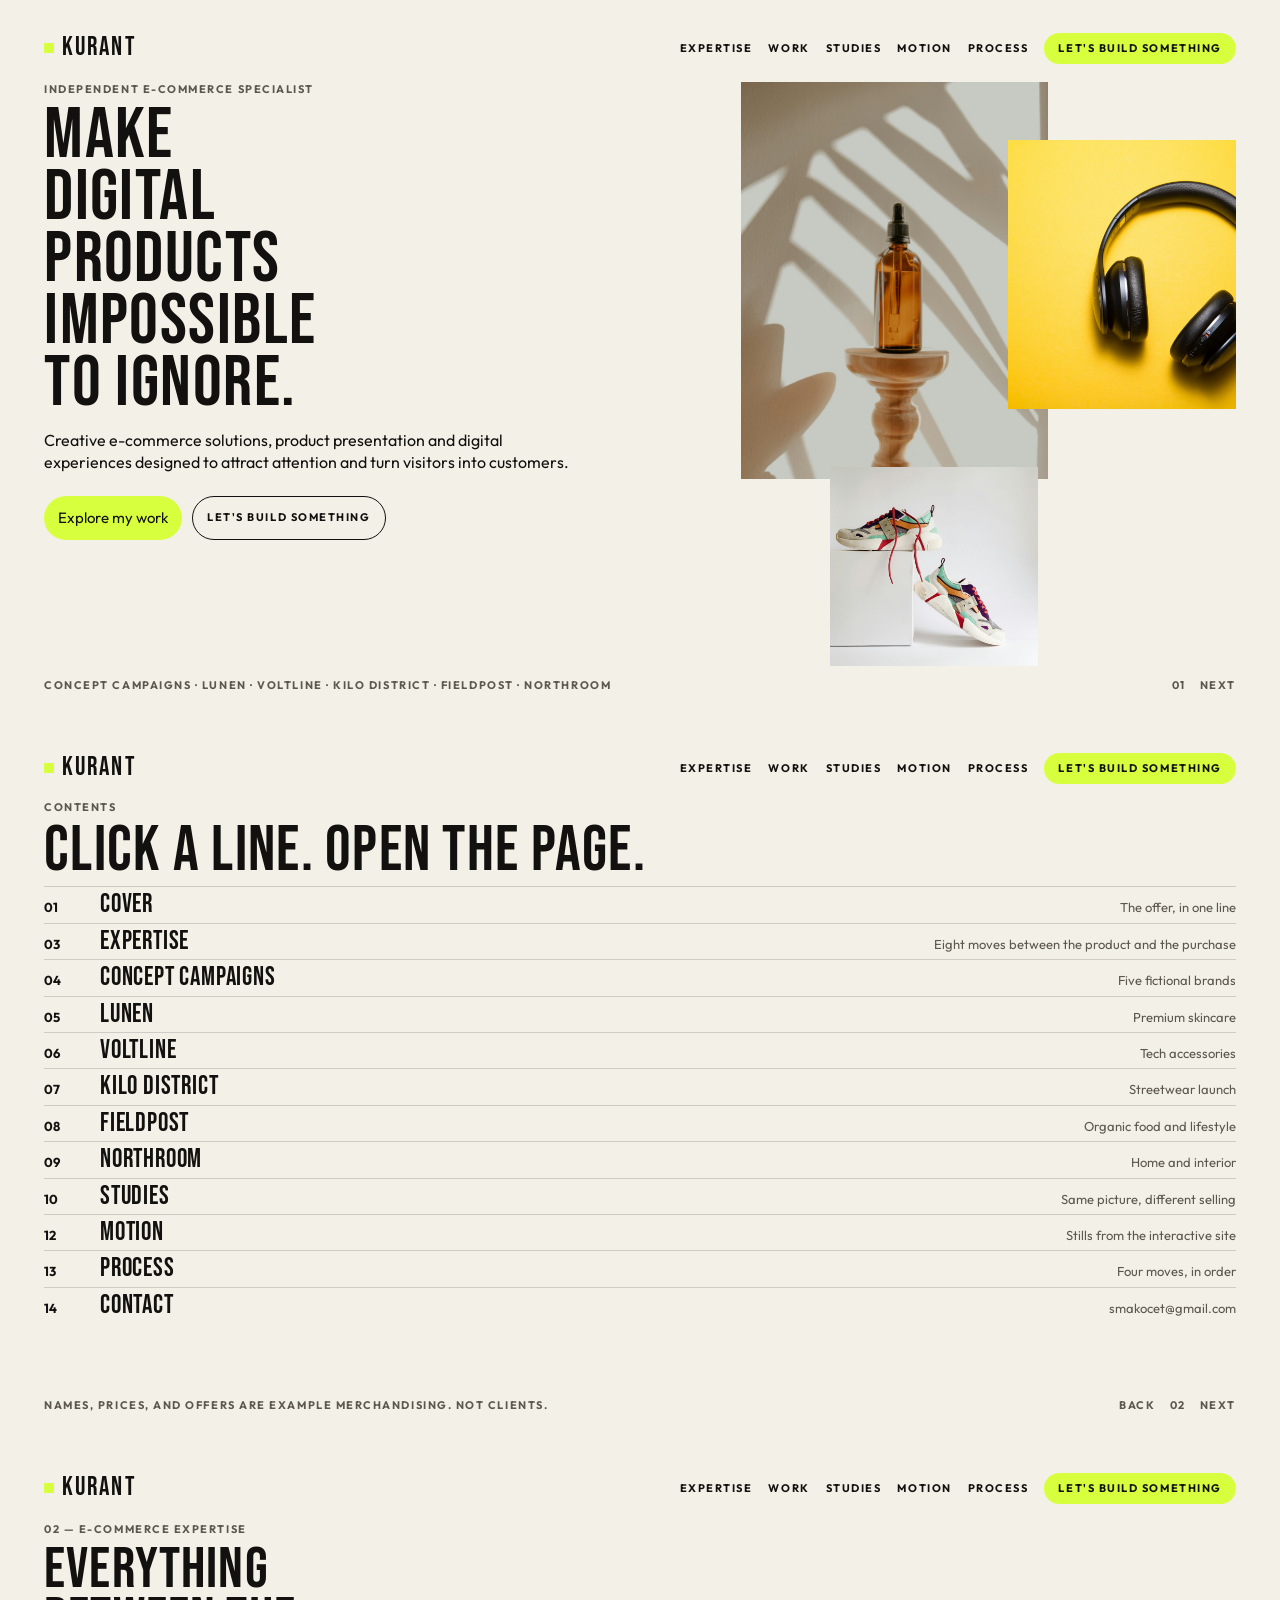
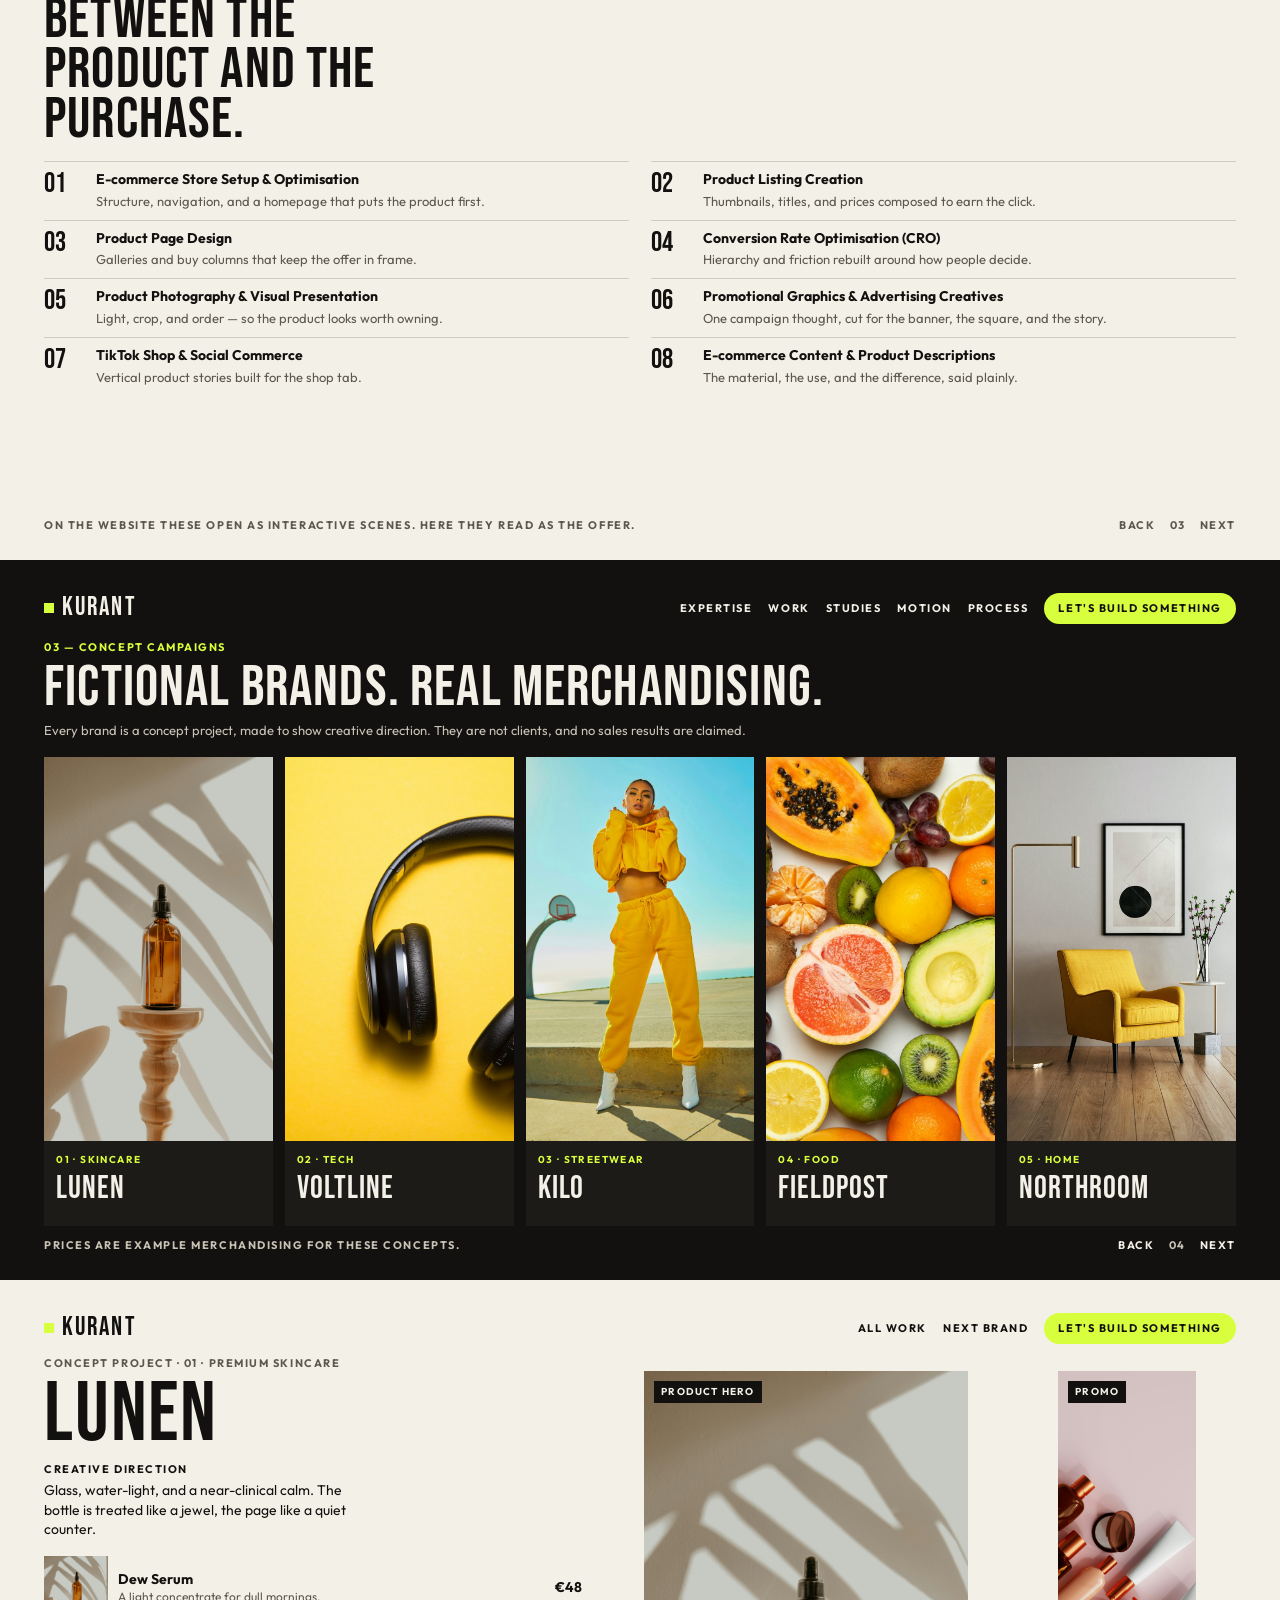
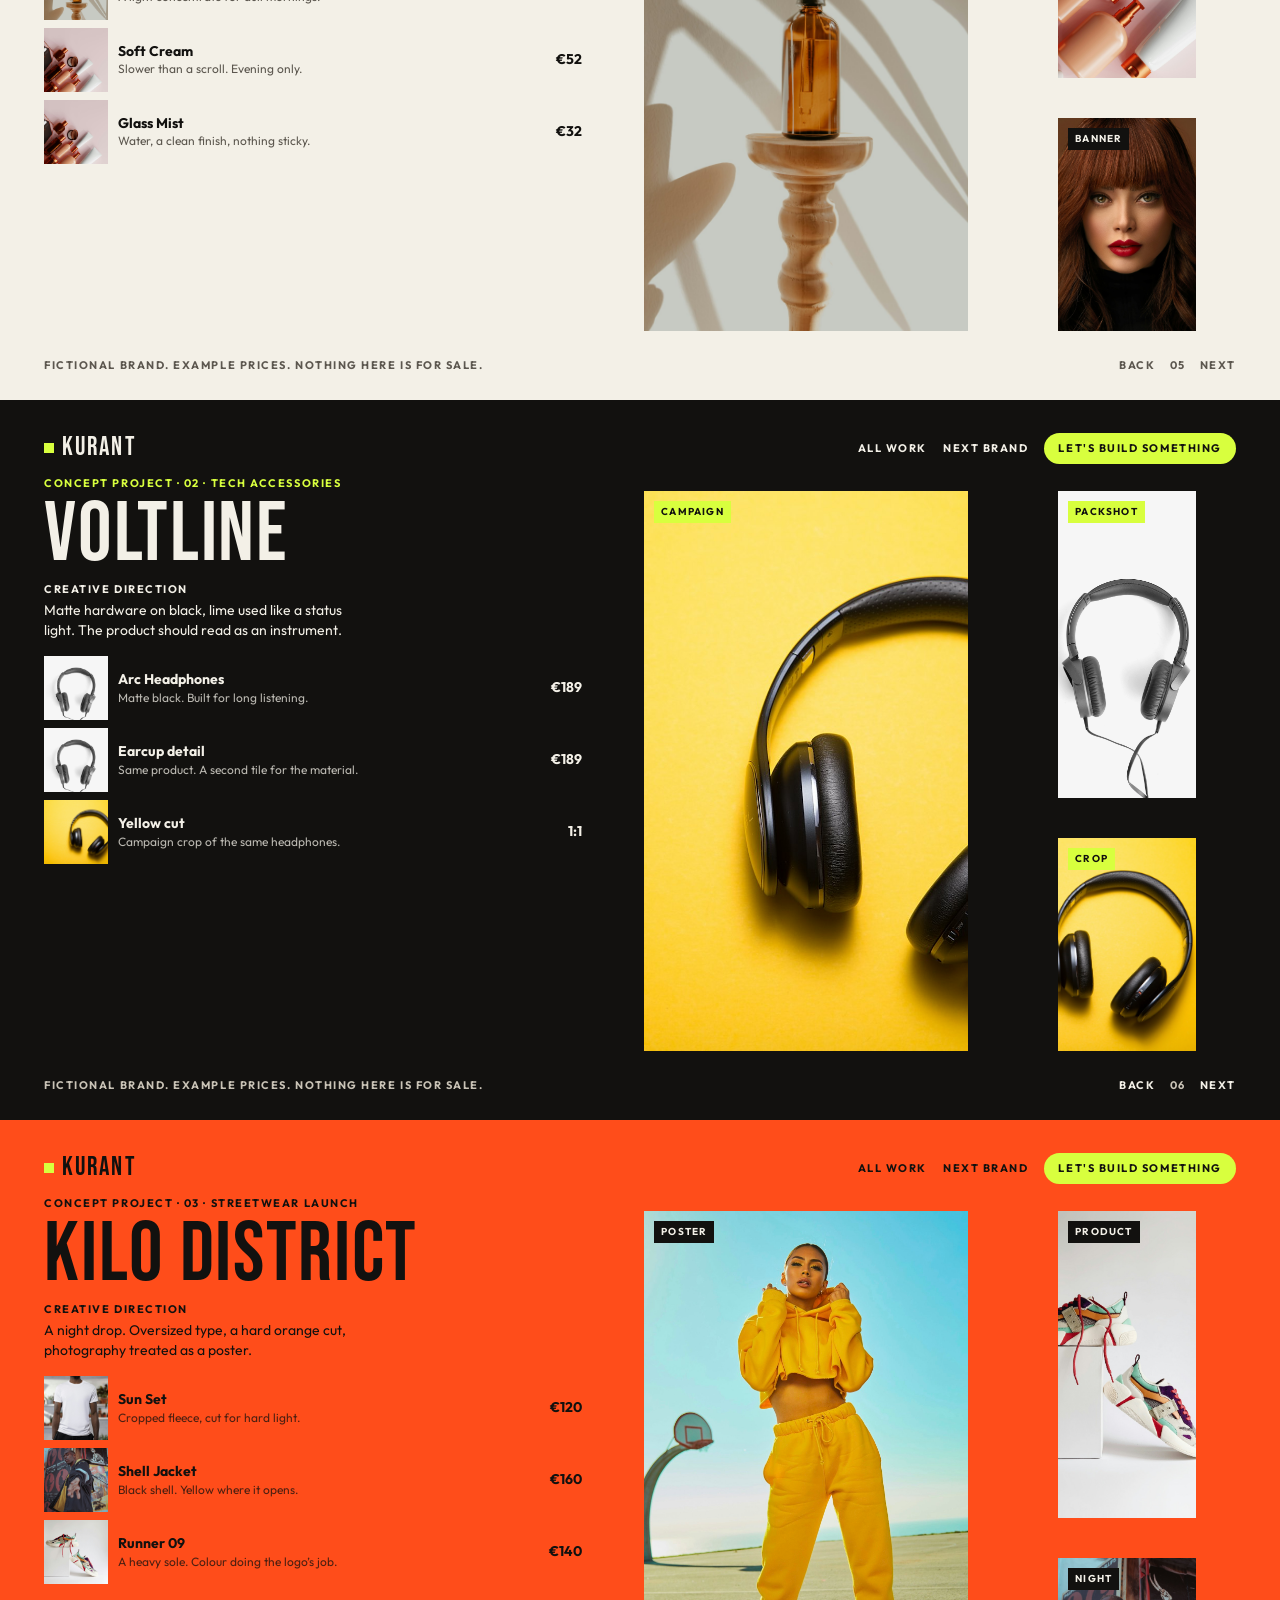
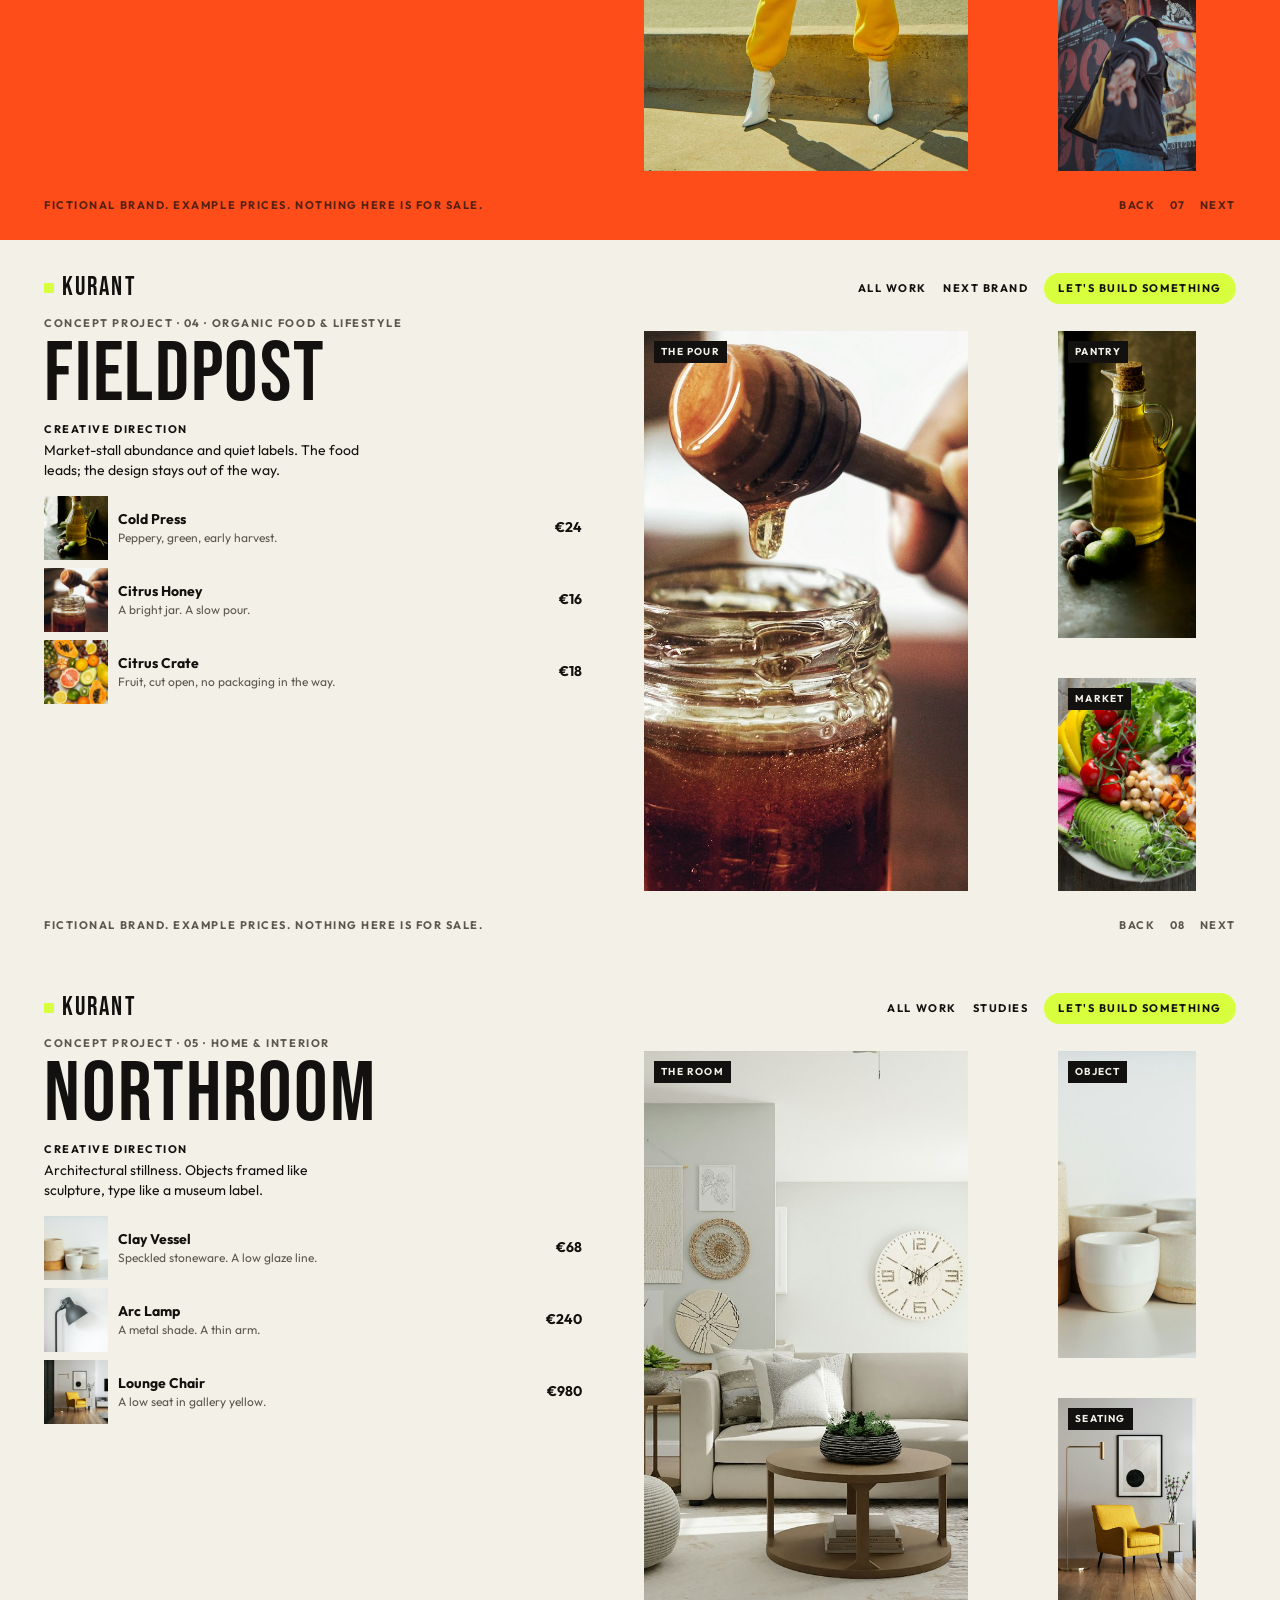
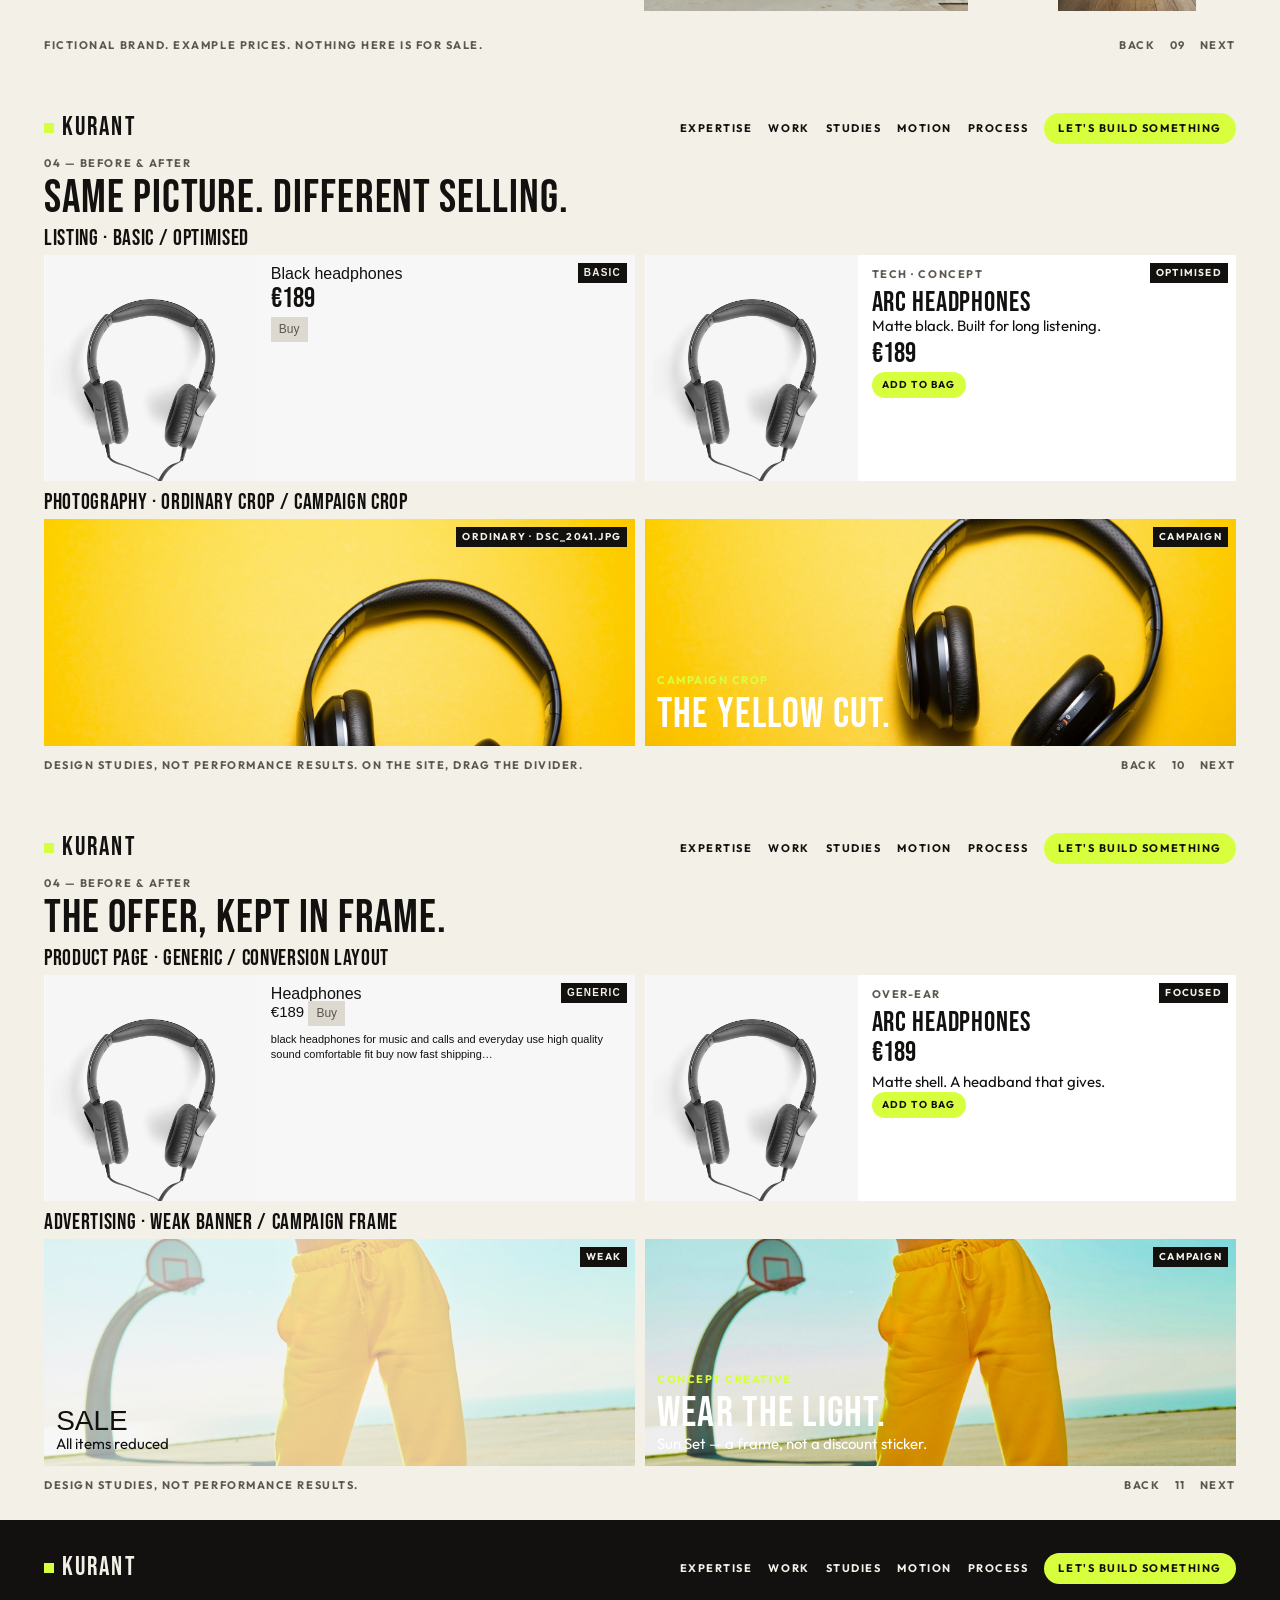
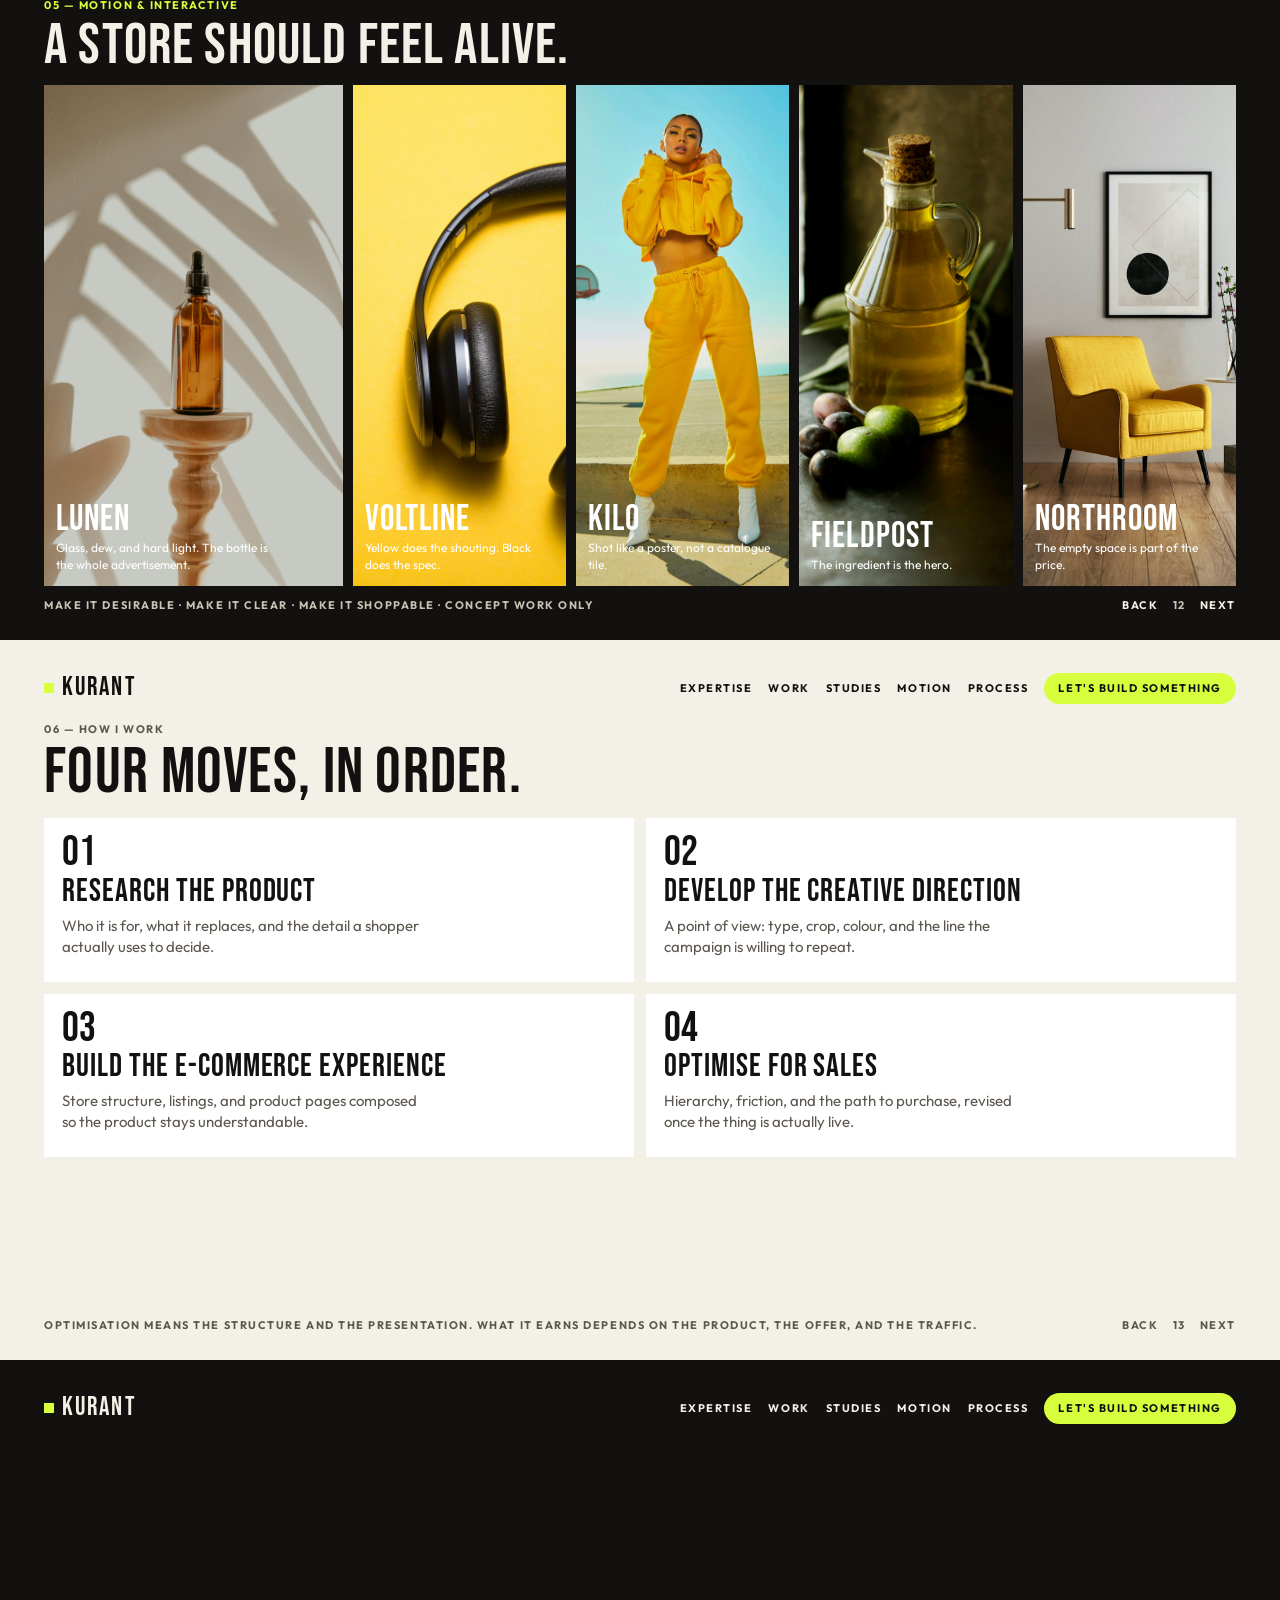
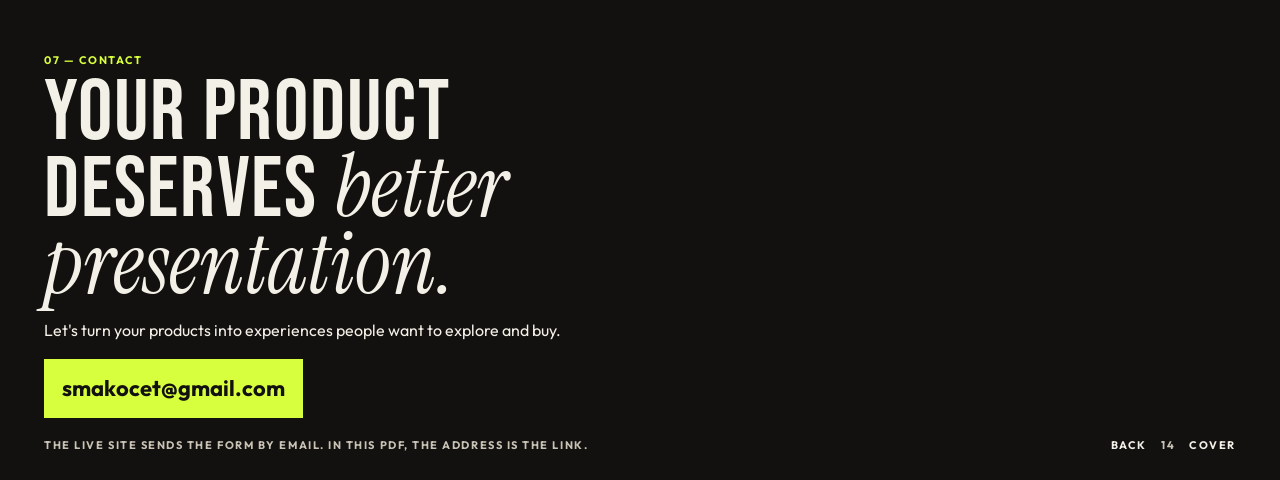
<file: pdf/deck.html>
<!DOCTYPE html>
<html lang="en">
<head>
  <meta charset="utf-8">
  <title>KURANT — Make digital products impossible to ignore</title>
  <link rel="preconnect" href="https://fonts.googleapis.com">
  <link rel="preconnect" href="https://fonts.gstatic.com" crossorigin>
  <link href="https://fonts.googleapis.com/css2?family=Bebas+Neue&family=Instrument+Serif:ital@0;1&family=Outfit:wght@400;500;600;700&display=swap" rel="stylesheet">
  <style>
    :root {
      --ink: #12110f;
      --paper: #f3f0e7;
      --lime: #d8ff3e;
      --orange: #ff4d1a;
      --muted: #5c574f;
    }
    @page { size: 13.333in 7.5in; margin: 0; }
    * { box-sizing: border-box; }
    html, body { margin: 0; padding: 0; background: #000; }
    body {
      color: var(--ink);
      font-family: Outfit, "Segoe UI", sans-serif;
      font-size: 15px;
      line-height: 1.4;
      -webkit-print-color-adjust: exact;
      print-color-adjust: exact;
    }
    img { display: block; width: 100%; height: 100%; object-fit: cover; }
    a { color: inherit; text-decoration: none; }
    h1, h2, h3 { margin: 0; font-weight: 400; }
    p { margin: 0; }
    .display, h1, h2 {
      font-family: "Bebas Neue", "Arial Narrow", Impact, sans-serif;
      letter-spacing: 0.02em;
      line-height: 0.86;
      text-transform: uppercase;
    }
    em {
      font-family: "Instrument Serif", Georgia, serif;
      font-style: italic;
      font-weight: 400;
      text-transform: none;
      letter-spacing: 0;
    }
    .sheet {
      width: 13.333in;
      height: 7.5in;
      overflow: hidden;
      position: relative;
      background: var(--paper);
      padding: 0.34in 0.46in 0.28in;
      display: flex;
      flex-direction: column;
      break-after: page;
      page-break-after: always;
    }
    .sheet:last-child { break-after: auto; page-break-after: auto; }
    .sheet--ink { background: var(--ink); color: var(--paper); }
    .sheet--orange { background: var(--orange); color: var(--ink); }
    .bar, .foot { display: flex; align-items: center; justify-content: space-between; gap: 16px; }
    .logo { font-family: "Bebas Neue", Impact, sans-serif; font-size: 26px; letter-spacing: 0.08em; line-height: 1; }
    .logo i { display: inline-block; width: 10px; height: 10px; background: var(--lime); margin-right: 8px; vertical-align: 2px; }
    .bar nav { display: flex; align-items: center; gap: 16px; }
    .bar nav a, .pager a, .kicker, .foot, .pill {
      font-size: 11px;
      font-weight: 700;
      letter-spacing: 0.14em;
      text-transform: uppercase;
    }
    .cta {
      background: var(--lime);
      color: var(--ink);
      border-radius: 999px;
      padding: 8px 14px;
    }
    .kicker { color: var(--muted); display: block; margin-bottom: 8px; }
    .sheet--ink .kicker { color: var(--lime); }
    .sheet--orange .kicker { color: var(--ink); }
    .foot { margin-top: auto; padding-top: 12px; color: var(--muted); }
    .sheet--ink .foot { color: #c9c3b6; }
    .sheet--orange .foot { color: rgba(18, 17, 15, 0.72); }
    .pager { display: flex; align-items: center; gap: 14px; color: inherit; }
    .pager b { font-weight: 700; }
    .sheet--ink .pager a { color: var(--paper); }
    .lede { max-width: 34rem; font-size: 16px; margin-top: 14px; }
    .note { color: var(--muted); font-size: 13px; max-width: 46rem; }
    .sheet--ink .note { color: #c9c3b6; }

    .cover { display: grid; grid-template-columns: 1.15fr 0.85fr; gap: 28px; flex: 1; min-height: 0; margin-top: 18px; }
    .cover { min-height: 0; }
    .cover h1 { font-size: 72px; max-width: 9ch; }
    .actions { display: flex; gap: 10px; margin-top: 22px; }
    .actions a { min-height: 44px; display: inline-flex; align-items: center; }
    .ghost { border: 1px solid var(--ink); border-radius: 999px; padding: 8px 14px; font-size: 11px; font-weight: 700; letter-spacing: 0.14em; text-transform: uppercase; }
    .collage { position: relative; min-height: 0; }
    .collage img { position: absolute; object-fit: cover; }
    .collage .a { left: 0; top: 0; width: 62%; height: 68%; }
    .collage .b { right: 0; top: 10%; width: 46%; height: 46%; }
    .collage .c { left: 18%; bottom: 0; width: 42%; height: 34%; }
    .chip { position: absolute; left: 10px; bottom: 10px; background: var(--lime); color: var(--ink); font-size: 10px; font-weight: 700; letter-spacing: 0.14em; text-transform: uppercase; padding: 4px 7px; }

    .index { margin-top: 8px; display: flex; flex-direction: column; gap: 0; flex: 1; }
    .index a {
      display: grid;
      grid-template-columns: 42px 1fr auto;
      gap: 14px;
      align-items: baseline;
      padding: 6px 0;
      border-top: 1px solid rgba(18, 17, 15, 0.16);
    }
    .index a strong { font-family: "Bebas Neue", Impact, sans-serif; font-size: 26px; font-weight: 400; letter-spacing: 0.03em; line-height: 0.9; }
    .index a b { font-family: Outfit, "Segoe UI", sans-serif; font-style: normal; font-weight: 700; font-size: 13px; }
    .index a span { color: var(--muted); font-size: 13px; }
    .index a em { font-size: 13px; }

    .services { display: grid; grid-template-columns: 1fr 1fr; gap: 10px 22px; margin-top: 16px; }
    .services article { display: grid; grid-template-columns: 42px 1fr; gap: 10px; padding-top: 8px; border-top: 1px solid rgba(18, 17, 15, 0.16); }
    .services b { display: block; font-size: 14px; }
    .services p { color: var(--muted); font-size: 13px; margin-top: 2px; }
    .services .no { font-family: "Bebas Neue", Impact, sans-serif; font-size: 28px; line-height: 1; }

    .brands { display: grid; grid-template-columns: repeat(5, 1fr); gap: 12px; margin-top: 18px; flex: 1; min-height: 0; }
    .brands a { display: flex; flex-direction: column; min-height: 0; color: var(--paper); background: #1c1b17; }
    .brands .pic { flex: 1; min-height: 0; position: relative; }
    .brands figcaption { padding: 12px 12px 14px; }
    .brands small { display: block; letter-spacing: 0.14em; text-transform: uppercase; font-size: 10px; font-weight: 700; color: var(--lime); }
    .brands strong { font-family: "Bebas Neue", Impact, sans-serif; font-size: 32px; font-weight: 400; letter-spacing: 0.03em; }

    .case { display: grid; grid-template-columns: 0.92fr 1.08fr; gap: 22px; flex: 1; min-height: 0; margin-top: 12px; }
    .case h2 { font-size: 84px; }
    .direction { margin-top: 10px; max-width: 36ch; font-size: 14px; }
    .direction span { display: block; font-size: 11px; font-weight: 700; letter-spacing: 0.14em; text-transform: uppercase; margin-bottom: 4px; }
    .skus { margin-top: 16px; display: flex; flex-direction: column; gap: 8px; }
    .sku { display: grid; grid-template-columns: 64px 1fr auto; gap: 10px; align-items: center; }
    .sku img { width: 64px; height: 64px; }
    .sku b { display: block; font-size: 14px; }
    .sku p { font-size: 12px; color: var(--muted); }
    .sheet--ink .sku p, .sheet--orange .sku p { color: inherit; opacity: 0.75; }
    .sku em { font-family: Outfit, "Segoe UI", sans-serif; font-style: normal; font-weight: 700; font-size: 14px; }
    .frames { display: grid; grid-template-columns: 1.3fr 0.7fr; grid-template-rows: 1fr 0.72fr; gap: 10px; min-height: 0; }
    .frames .hero { grid-row: 1 / span 2; position: relative; }
    .frames figure { position: relative; overflow: hidden; min-height: 0; }
    .tag { position: absolute; left: 10px; top: 10px; background: var(--ink); color: var(--paper); font-size: 10px; font-weight: 700; letter-spacing: 0.12em; text-transform: uppercase; padding: 4px 7px; }
    .sheet--ink .tag { background: var(--lime); color: var(--ink); }
    .sheet--orange .tag { background: var(--ink); color: var(--paper); }

    .studies { display: grid; grid-template-rows: 1fr 1fr; gap: 12px; margin-top: 10px; flex: 1; min-height: 0; }
    .study { min-height: 0; display: flex; flex-direction: column; overflow: hidden; }
    .study h3 { font-family: "Bebas Neue", Impact, sans-serif; font-size: 22px; letter-spacing: 0.03em; text-transform: uppercase; line-height: 0.9; }
    .pair { display: grid; grid-template-columns: 1fr 1fr; gap: 10px; margin-top: 6px; flex: 1; min-height: 0; }
    .panel { position: relative; overflow: hidden; background: #fff; color: var(--ink); display: grid; grid-template-columns: 0.72fr 1.28fr; min-height: 0; }
    .panel.photo, .panel.ad { grid-template-columns: 1fr; }
    .panel > img { min-height: 0; height: 100%; }
    .panel .copy { padding: 12px 14px; }
    .panel h3 { font-size: 28px; }
    .price { font-family: "Bebas Neue", Impact, sans-serif; font-size: 28px; line-height: 1; margin: 4px 0; }
    .limebtn { display: inline-block; background: var(--lime); color: var(--ink); border-radius: 999px; padding: 6px 10px; font-size: 10px; font-weight: 700; letter-spacing: 0.12em; text-transform: uppercase; }
    .dull { display: inline-block; background: #ded9d0; color: #5c574f; padding: 4px 8px; font-family: Arial, sans-serif; font-size: 12px; letter-spacing: 0; text-transform: none; }
    .basic { background: #f7f7f7; font-family: Arial, sans-serif; }
    .basic h3 { font-family: Arial, sans-serif; font-size: 16px; text-transform: none; letter-spacing: 0; }
    .side { position: absolute; right: 8px; top: 8px; background: var(--ink); color: var(--paper); font-size: 10px; font-weight: 700; letter-spacing: 0.12em; text-transform: uppercase; padding: 3px 6px; }
    .caption { position: absolute; left: 12px; bottom: 12px; color: white; }
    .caption h3 { font-size: 42px; }

    .tiles { display: grid; grid-template-columns: 1.4fr repeat(4, 1fr); gap: 10px; flex: 1; min-height: 0; margin-top: 14px; }
    .tiles a { position: relative; overflow: hidden; color: white; min-height: 0; }
    .tiles span { position: absolute; left: 12px; right: 12px; bottom: 12px; }
    .tiles strong { font-family: "Bebas Neue", Impact, sans-serif; font-size: 36px; font-weight: 400; letter-spacing: 0.03em; display: block; line-height: 0.9; }
    .tiles small { display: block; margin-top: 4px; font-size: 12px; max-width: 28ch; }

    .steps { display: grid; grid-template-columns: 1fr 1fr; gap: 12px; margin-top: 18px; }
    .steps article { background: #fff; padding: 18px 18px 20px; min-height: 1.7in; }
    .steps .no { font-family: "Bebas Neue", Impact, sans-serif; font-size: 42px; line-height: 0.8; display: block; }
    .steps h3 { font-family: "Bebas Neue", Impact, sans-serif; font-size: 32px; letter-spacing: 0.03em; text-transform: uppercase; margin: 8px 0; line-height: 0.9; }
    .steps p { max-width: 36ch; color: var(--muted); }

    .contact { display: flex; flex-direction: column; justify-content: flex-end; flex: 1; margin-top: 18px; padding-bottom: 8px; }
    .contact h2 { font-size: 86px; max-width: 14ch; }
    .mail {
      display: inline-block;
      margin-top: 18px;
      background: var(--lime);
      color: var(--ink);
      font-size: 22px;
      font-weight: 700;
      padding: 14px 18px;
    }
    .fields { display: grid; grid-template-columns: 1fr 1fr; gap: 10px; }
    .fields label { display: block; font-size: 11px; font-weight: 700; letter-spacing: 0.12em; text-transform: uppercase; }
    .fields .full { grid-column: 1 / -1; }
    .fake {
      margin-top: 6px;
      border: 1px solid rgba(243, 240, 231, 0.35);
      min-height: 42px;
      color: #c9c3b6;
      font-weight: 400;
      letter-spacing: 0;
      text-transform: none;
      font-size: 14px;
      padding: 10px 12px;
    }
    .fake.tall { min-height: 72px; }
  </style>
</head>
<body>
  <section class="sheet" id="cover">
    <header class="bar">
      <a class="logo" href="#cover"><i></i>Kurant</a>
      <nav>
        <a href="#expertise">Expertise</a>
        <a href="#work">Work</a>
        <a href="#studies">Studies</a>
        <a href="#motion">Motion</a>
        <a href="#process">Process</a>
        <a class="cta" href="#contact">Let's build something</a>
      </nav>
    </header>
    <div class="cover">
      <div>
        <p class="kicker">Independent e-commerce specialist</p>
        <h1>Make digital products impossible to ignore.</h1>
        <p class="lede">Creative e-commerce solutions, product presentation and digital experiences designed to attract attention and turn visitors into customers.</p>
        <div class="actions">
          <a class="cta" href="#work">Explore my work</a>
          <a class="ghost" href="#contact">Let's build something</a>
        </div>
      </div>
      <div class="collage">
        <img class="a" src="../assets/lunen-serum.jpg" alt="Unlabeled amber dropper bottle in hard sunlight">
        <img class="b" src="../assets/volt-campaign.jpg" alt="Black headphones photographed on a yellow field">
        <img class="c" src="../assets/kilo-runner.jpg" alt="Chunky multicolour sneakers styled on white blocks">
      </div>
    </div>
    <footer class="foot">
      <span>Concept campaigns · Lunen · Voltline · Kilo District · Fieldpost · Northroom</span>
      <span class="pager"><b>01</b><a href="#contents">Next</a></span>
    </footer>
  </section>

  <section class="sheet" id="contents">
    <header class="bar">
      <a class="logo" href="#cover"><i></i>Kurant</a>
      <nav>
        <a href="#expertise">Expertise</a>
        <a href="#work">Work</a>
        <a href="#studies">Studies</a>
        <a href="#motion">Motion</a>
        <a href="#process">Process</a>
        <a class="cta" href="#contact">Let's build something</a>
      </nav>
    </header>
    <p class="kicker" style="margin-top:16px">Contents</p>
    <h2 style="font-size:64px">Click a line. Open the page.</h2>
    <nav class="index" aria-label="Contents">
      <a href="#cover"><b>01</b><strong>Cover</strong><span>The offer, in one line</span></a>
      <a href="#expertise"><b>03</b><strong>Expertise</strong><span>Eight moves between the product and the purchase</span></a>
      <a href="#work"><b>04</b><strong>Concept campaigns</strong><span>Five fictional brands</span></a>
      <a href="#lunen"><b>05</b><strong>Lunen</strong><span>Premium skincare</span></a>
      <a href="#voltline"><b>06</b><strong>Voltline</strong><span>Tech accessories</span></a>
      <a href="#kilo"><b>07</b><strong>Kilo District</strong><span>Streetwear launch</span></a>
      <a href="#fieldpost"><b>08</b><strong>Fieldpost</strong><span>Organic food and lifestyle</span></a>
      <a href="#northroom"><b>09</b><strong>Northroom</strong><span>Home and interior</span></a>
      <a href="#studies"><b>10</b><strong>Studies</strong><span>Same picture, different selling</span></a>
      <a href="#motion"><b>12</b><strong>Motion</strong><span>Stills from the interactive site</span></a>
      <a href="#process"><b>13</b><strong>Process</strong><span>Four moves, in order</span></a>
      <a href="#contact"><b>14</b><strong>Contact</strong><span>smakocet@gmail.com</span></a>
    </nav>
    <footer class="foot">
      <span>Names, prices, and offers are example merchandising. Not clients.</span>
      <span class="pager"><a href="#cover">Back</a><b>02</b><a href="#expertise">Next</a></span>
    </footer>
  </section>

  <section class="sheet" id="expertise">
    <header class="bar">
      <a class="logo" href="#cover"><i></i>Kurant</a>
      <nav>
        <a href="#expertise">Expertise</a>
        <a href="#work">Work</a>
        <a href="#studies">Studies</a>
        <a href="#motion">Motion</a>
        <a href="#process">Process</a>
        <a class="cta" href="#contact">Let's build something</a>
      </nav>
    </header>
    <p class="kicker" style="margin-top:18px">02 — E-commerce expertise</p>
    <h2 style="font-size:58px;max-width:16ch">Everything between the product and the purchase.</h2>
    <div class="services">
      <article><span class="no">01</span><div><b>E-commerce Store Setup &amp; Optimisation</b><p>Structure, navigation, and a homepage that puts the product first.</p></div></article>
      <article><span class="no">02</span><div><b>Product Listing Creation</b><p>Thumbnails, titles, and prices composed to earn the click.</p></div></article>
      <article><span class="no">03</span><div><b>Product Page Design</b><p>Galleries and buy columns that keep the offer in frame.</p></div></article>
      <article><span class="no">04</span><div><b>Conversion Rate Optimisation (CRO)</b><p>Hierarchy and friction rebuilt around how people decide.</p></div></article>
      <article><span class="no">05</span><div><b>Product Photography &amp; Visual Presentation</b><p>Light, crop, and order — so the product looks worth owning.</p></div></article>
      <article><span class="no">06</span><div><b>Promotional Graphics &amp; Advertising Creatives</b><p>One campaign thought, cut for the banner, the square, and the story.</p></div></article>
      <article><span class="no">07</span><div><b>TikTok Shop &amp; Social Commerce</b><p>Vertical product stories built for the shop tab.</p></div></article>
      <article><span class="no">08</span><div><b>E-commerce Content &amp; Product Descriptions</b><p>The material, the use, and the difference, said plainly.</p></div></article>
    </div>
    <footer class="foot">
      <span>On the website these open as interactive scenes. Here they read as the offer.</span>
      <span class="pager"><a href="#contents">Back</a><b>03</b><a href="#work">Next</a></span>
    </footer>
  </section>

  <section class="sheet sheet--ink" id="work">
    <header class="bar">
      <a class="logo" href="#cover"><i></i>Kurant</a>
      <nav>
        <a href="#expertise">Expertise</a>
        <a href="#work">Work</a>
        <a href="#studies">Studies</a>
        <a href="#motion">Motion</a>
        <a href="#process">Process</a>
        <a class="cta" href="#contact">Let's build something</a>
      </nav>
    </header>
    <p class="kicker" style="margin-top:16px">03 — Concept campaigns</p>
    <h2 style="font-size:58px">Fictional brands. Real merchandising.</h2>
    <p class="note" style="margin-top:8px">Every brand is a concept project, made to show creative direction. They are not clients, and no sales results are claimed.</p>
    <nav class="brands" aria-label="Concept projects">
      <a href="#lunen"><div class="pic"><img src="../assets/lunen-serum.jpg" alt="Lunen Dew Serum"></div><figcaption><small>01 · Skincare</small><strong>Lunen</strong></figcaption></a>
      <a href="#voltline"><div class="pic"><img src="../assets/volt-campaign.jpg" alt="Voltline headphones"></div><figcaption><small>02 · Tech</small><strong>Voltline</strong></figcaption></a>
      <a href="#kilo"><div class="pic"><img src="../assets/kilo-editorial.jpg" alt="Kilo District editorial"></div><figcaption><small>03 · Streetwear</small><strong>Kilo</strong></figcaption></a>
      <a href="#fieldpost"><div class="pic"><img src="../assets/field-fruit.jpg" alt="Fieldpost citrus"></div><figcaption><small>04 · Food</small><strong>Fieldpost</strong></figcaption></a>
      <a href="#northroom"><div class="pic"><img src="../assets/north-chair.jpg" alt="Northroom lounge chair"></div><figcaption><small>05 · Home</small><strong>Northroom</strong></figcaption></a>
    </nav>
    <footer class="foot">
      <span>Prices are example merchandising for these concepts.</span>
      <span class="pager"><a href="#expertise">Back</a><b>04</b><a href="#lunen">Next</a></span>
    </footer>
  </section>

  <section class="sheet" id="lunen">
    <header class="bar">
      <a class="logo" href="#cover"><i></i>Kurant</a>
      <nav>
        <a href="#work">All work</a>
        <a href="#voltline">Next brand</a>
        <a class="cta" href="#contact">Let's build something</a>
      </nav>
    </header>
    <div class="case">
      <div>
        <p class="kicker">Concept project · 01 · Premium skincare</p>
        <h2>Lunen</h2>
        <p class="direction"><span>Creative direction</span> Glass, water-light, and a near-clinical calm. The bottle is treated like a jewel, the page like a quiet counter.</p>
        <div class="skus">
          <div class="sku"><img src="../assets/lunen-serum.jpg" alt=""><div><b>Dew Serum</b><p>A light concentrate for dull mornings.</p></div><em>€48</em></div>
          <div class="sku"><img src="../assets/lunen-bottle.jpg" alt=""><div><b>Soft Cream</b><p>Slower than a scroll. Evening only.</p></div><em>€52</em></div>
          <div class="sku"><img src="../assets/lunen-bottle.jpg" alt="" style="object-position:18% 40%"><div><b>Glass Mist</b><p>Water, a clean finish, nothing sticky.</p></div><em>€32</em></div>
        </div>
      </div>
      <div class="frames">
        <figure class="hero"><img src="../assets/lunen-serum.jpg" alt="Product hero: amber dropper bottle of the fictional Lunen Dew Serum"><span class="tag">Product hero</span></figure>
        <figure><img src="../assets/lunen-bottle.jpg" alt="Unlabeled bottles and tubes arranged on blush pink"><span class="tag">Promo</span></figure>
        <figure><img src="../assets/lunen-portrait.jpg" alt="Beauty portrait used as a Lunen campaign banner"><span class="tag">Banner</span></figure>
      </div>
    </div>
    <footer class="foot">
      <span>Fictional brand. Example prices. Nothing here is for sale.</span>
      <span class="pager"><a href="#work">Back</a><b>05</b><a href="#voltline">Next</a></span>
    </footer>
  </section>

  <section class="sheet sheet--ink" id="voltline">
    <header class="bar">
      <a class="logo" href="#cover"><i></i>Kurant</a>
      <nav>
        <a href="#work">All work</a>
        <a href="#kilo">Next brand</a>
        <a class="cta" href="#contact">Let's build something</a>
      </nav>
    </header>
    <div class="case">
      <div>
        <p class="kicker">Concept project · 02 · Tech accessories</p>
        <h2>Voltline</h2>
        <p class="direction"><span>Creative direction</span> Matte hardware on black, lime used like a status light. The product should read as an instrument.</p>
        <div class="skus">
          <div class="sku"><img src="../assets/volt-packshot.jpg" alt=""><div><b>Arc Headphones</b><p>Matte black. Built for long listening.</p></div><em>€189</em></div>
          <div class="sku"><img src="../assets/volt-packshot.jpg" alt="" style="object-position:70% center"><div><b>Earcup detail</b><p>Same product. A second tile for the material.</p></div><em>€189</em></div>
          <div class="sku"><img src="../assets/volt-campaign.jpg" alt=""><div><b>Yellow cut</b><p>Campaign crop of the same headphones.</p></div><em>1:1</em></div>
        </div>
      </div>
      <div class="frames">
        <figure class="hero"><img src="../assets/volt-campaign.jpg" alt="Yellow campaign frame for Arc Headphones"><span class="tag">Campaign</span></figure>
        <figure><img src="../assets/volt-packshot.jpg" alt="Studio packshot of black over-ear headphones"><span class="tag">Packshot</span></figure>
        <figure><img src="../assets/volt-campaign.jpg" alt="" style="object-position:80% center"><span class="tag">Crop</span></figure>
      </div>
    </div>
    <footer class="foot">
      <span>Fictional brand. Example prices. Nothing here is for sale.</span>
      <span class="pager"><a href="#lunen">Back</a><b>06</b><a href="#kilo">Next</a></span>
    </footer>
  </section>

  <section class="sheet sheet--orange" id="kilo">
    <header class="bar">
      <a class="logo" href="#cover"><i></i>Kurant</a>
      <nav>
        <a href="#work">All work</a>
        <a href="#fieldpost">Next brand</a>
        <a class="cta" href="#contact">Let's build something</a>
      </nav>
    </header>
    <div class="case">
      <div>
        <p class="kicker">Concept project · 03 · Streetwear launch</p>
        <h2>Kilo District</h2>
        <p class="direction"><span>Creative direction</span> A night drop. Oversized type, a hard orange cut, photography treated as a poster.</p>
        <div class="skus">
          <div class="sku"><img src="../assets/kilo-tee.jpg" alt=""><div><b>Sun Set</b><p>Cropped fleece, cut for hard light.</p></div><em>€120</em></div>
          <div class="sku"><img src="../assets/kilo-street.jpg" alt=""><div><b>Shell Jacket</b><p>Black shell. Yellow where it opens.</p></div><em>€160</em></div>
          <div class="sku"><img src="../assets/kilo-runner.jpg" alt=""><div><b>Runner 09</b><p>A heavy sole. Colour doing the logo’s job.</p></div><em>€140</em></div>
        </div>
      </div>
      <div class="frames">
        <figure class="hero"><img src="../assets/kilo-editorial.jpg" alt="Editorial portrait in a yellow tracksuit"><span class="tag">Poster</span></figure>
        <figure><img src="../assets/kilo-runner.jpg" alt="Runner 09 sneakers"><span class="tag">Product</span></figure>
        <figure><img src="../assets/kilo-street.jpg" alt="Street editorial in a black and yellow shell jacket"><span class="tag">Night</span></figure>
      </div>
    </div>
    <footer class="foot">
      <span>Fictional brand. Example prices. Nothing here is for sale.</span>
      <span class="pager"><a href="#voltline">Back</a><b>07</b><a href="#fieldpost">Next</a></span>
    </footer>
  </section>

  <section class="sheet" id="fieldpost">
    <header class="bar">
      <a class="logo" href="#cover"><i></i>Kurant</a>
      <nav>
        <a href="#work">All work</a>
        <a href="#northroom">Next brand</a>
        <a class="cta" href="#contact">Let's build something</a>
      </nav>
    </header>
    <div class="case">
      <div>
        <p class="kicker">Concept project · 04 · Organic food &amp; lifestyle</p>
        <h2>Fieldpost</h2>
        <p class="direction"><span>Creative direction</span> Market-stall abundance and quiet labels. The food leads; the design stays out of the way.</p>
        <div class="skus">
          <div class="sku"><img src="../assets/field-oil.jpg" alt=""><div><b>Cold Press</b><p>Peppery, green, early harvest.</p></div><em>€24</em></div>
          <div class="sku"><img src="../assets/field-honey.jpg" alt=""><div><b>Citrus Honey</b><p>A bright jar. A slow pour.</p></div><em>€16</em></div>
          <div class="sku"><img src="../assets/field-fruit.jpg" alt=""><div><b>Citrus Crate</b><p>Fruit, cut open, no packaging in the way.</p></div><em>€18</em></div>
        </div>
      </div>
      <div class="frames">
        <figure class="hero"><img src="../assets/field-honey.jpg" alt="Citrus honey pour"><span class="tag">The pour</span></figure>
        <figure><img src="../assets/field-oil.jpg" alt="Glass cruet of olive oil"><span class="tag">Pantry</span></figure>
        <figure><img src="../assets/field-bowl.jpg" alt="A weekday bowl of produce"><span class="tag">Market</span></figure>
      </div>
    </div>
    <footer class="foot">
      <span>Fictional brand. Example prices. Nothing here is for sale.</span>
      <span class="pager"><a href="#kilo">Back</a><b>08</b><a href="#northroom">Next</a></span>
    </footer>
  </section>

  <section class="sheet" id="northroom">
    <header class="bar">
      <a class="logo" href="#cover"><i></i>Kurant</a>
      <nav>
        <a href="#work">All work</a>
        <a href="#studies">Studies</a>
        <a class="cta" href="#contact">Let's build something</a>
      </nav>
    </header>
    <div class="case">
      <div>
        <p class="kicker">Concept project · 05 · Home &amp; interior</p>
        <h2>Northroom</h2>
        <p class="direction"><span>Creative direction</span> Architectural stillness. Objects framed like sculpture, type like a museum label.</p>
        <div class="skus">
          <div class="sku"><img src="../assets/north-clay.jpg" alt=""><div><b>Clay Vessel</b><p>Speckled stoneware. A low glaze line.</p></div><em>€68</em></div>
          <div class="sku"><img src="../assets/north-lamp.jpg" alt=""><div><b>Arc Lamp</b><p>A metal shade. A thin arm.</p></div><em>€240</em></div>
          <div class="sku"><img src="../assets/north-chair.jpg" alt=""><div><b>Lounge Chair</b><p>A low seat in gallery yellow.</p></div><em>€980</em></div>
        </div>
      </div>
      <div class="frames">
        <figure class="hero"><img src="../assets/north-interior.jpg" alt="A calm living room"><span class="tag">The room</span></figure>
        <figure><img src="../assets/north-clay.jpg" alt="Speckled clay vessels"><span class="tag">Object</span></figure>
        <figure><img src="../assets/north-chair.jpg" alt="Yellow lounge chair"><span class="tag">Seating</span></figure>
      </div>
    </div>
    <footer class="foot">
      <span>Fictional brand. Example prices. Nothing here is for sale.</span>
      <span class="pager"><a href="#fieldpost">Back</a><b>09</b><a href="#studies">Next</a></span>
    </footer>
  </section>

  <section class="sheet" id="studies">
    <header class="bar">
      <a class="logo" href="#cover"><i></i>Kurant</a>
      <nav>
        <a href="#expertise">Expertise</a>
        <a href="#work">Work</a>
        <a href="#studies">Studies</a>
        <a href="#motion">Motion</a>
        <a href="#process">Process</a>
        <a class="cta" href="#contact">Let's build something</a>
      </nav>
    </header>
    <p class="kicker" style="margin-top:12px">04 — Before &amp; after</p>
    <h2 style="font-size:46px">Same picture. Different selling.</h2>
    <div class="studies">
      <article class="study">
        <h3>Listing · basic / optimised</h3>
        <div class="pair">
          <div class="panel basic">
            <img src="../assets/volt-packshot.jpg" alt="">
            <div class="copy"><h3>Black headphones</h3><p class="price">€189</p><span class="dull">Buy</span></div>
            <span class="side">Basic</span>
          </div>
          <div class="panel">
            <img src="../assets/volt-packshot.jpg" alt="">
            <div class="copy"><p class="kicker">Tech · Concept</p><h3>Arc Headphones</h3><p>Matte black. Built for long listening.</p><p class="price">€189</p><span class="limebtn">Add to bag</span></div>
            <span class="side">Optimised</span>
          </div>
        </div>
      </article>
      <article class="study">
        <h3>Photography · ordinary crop / campaign crop</h3>
        <div class="pair">
          <div class="panel photo">
            <img src="../assets/volt-campaign.jpg" alt="" style="object-position:center top">
            <span class="side">Ordinary · DSC_2041.JPG</span>
          </div>
          <div class="panel photo">
            <img src="../assets/volt-campaign.jpg" alt="">
            <div class="caption"><p class="kicker" style="color:var(--lime)">Campaign crop</p><h3>The yellow cut.</h3></div>
            <span class="side">Campaign</span>
          </div>
        </div>
      </article>
    </div>
    <footer class="foot">
      <span>Design studies, not performance results. On the site, drag the divider.</span>
      <span class="pager"><a href="#northroom">Back</a><b>10</b><a href="#studies-2">Next</a></span>
    </footer>
  </section>

  <section class="sheet" id="studies-2">
    <header class="bar">
      <a class="logo" href="#cover"><i></i>Kurant</a>
      <nav>
        <a href="#expertise">Expertise</a>
        <a href="#work">Work</a>
        <a href="#studies">Studies</a>
        <a href="#motion">Motion</a>
        <a href="#process">Process</a>
        <a class="cta" href="#contact">Let's build something</a>
      </nav>
    </header>
    <p class="kicker" style="margin-top:12px">04 — Before &amp; after</p>
    <h2 style="font-size:46px">The offer, kept in frame.</h2>
    <div class="studies">
      <article class="study">
        <h3>Product page · generic / conversion layout</h3>
        <div class="pair">
          <div class="panel basic">
            <img src="../assets/volt-packshot.jpg" alt="">
            <div class="copy"><h3>Headphones</h3><p>€189 <span class="dull">Buy</span></p><p style="font-size:11px;margin-top:6px">black headphones for music and calls and everyday use high quality sound comfortable fit buy now fast shipping…</p></div>
            <span class="side">Generic</span>
          </div>
          <div class="panel">
            <img src="../assets/volt-packshot.jpg" alt="">
            <div class="copy"><p class="kicker">Over-ear</p><h3>Arc Headphones</h3><p class="price">€189</p><p>Matte shell. A headband that gives.</p><span class="limebtn">Add to bag</span></div>
            <span class="side">Focused</span>
          </div>
        </div>
      </article>
      <article class="study">
        <h3>Advertising · weak banner / campaign frame</h3>
        <div class="pair">
          <div class="panel ad">
            <img src="../assets/kilo-editorial.jpg" alt="" style="opacity:0.45">
            <div class="caption" style="color:var(--ink)"><h3 style="font-family:Arial,sans-serif;font-size:28px;letter-spacing:0">SALE</h3><p>All items reduced</p></div>
            <span class="side">Weak</span>
          </div>
          <div class="panel ad">
            <img src="../assets/kilo-editorial.jpg" alt="">
            <div class="caption"><p class="kicker" style="color:var(--lime)">Concept creative</p><h3>Wear the light.</h3><p>Sun Set — a frame, not a discount sticker.</p></div>
            <span class="side">Campaign</span>
          </div>
        </div>
      </article>
    </div>
    <footer class="foot">
      <span>Design studies, not performance results.</span>
      <span class="pager"><a href="#studies">Back</a><b>11</b><a href="#motion">Next</a></span>
    </footer>
  </section>

  <section class="sheet sheet--ink" id="motion">
    <header class="bar">
      <a class="logo" href="#cover"><i></i>Kurant</a>
      <nav>
        <a href="#expertise">Expertise</a>
        <a href="#work">Work</a>
        <a href="#studies">Studies</a>
        <a href="#motion">Motion</a>
        <a href="#process">Process</a>
        <a class="cta" href="#contact">Let's build something</a>
      </nav>
    </header>
    <p class="kicker" style="margin-top:14px">05 — Motion &amp; interactive</p>
    <h2 style="font-size:58px">A store should feel alive.</h2>
    <nav class="tiles" aria-label="Campaign stills">
      <a href="#lunen"><img src="../assets/lunen-serum.jpg" alt="Lunen serum"><span><strong>Lunen</strong><small>Glass, dew, and hard light. The bottle is the whole advertisement.</small></span></a>
      <a href="#voltline"><img src="../assets/volt-campaign.jpg" alt="Voltline"><span><strong>Voltline</strong><small>Yellow does the shouting. Black does the spec.</small></span></a>
      <a href="#kilo"><img src="../assets/kilo-editorial.jpg" alt="Kilo District"><span><strong>Kilo</strong><small>Shot like a poster, not a catalogue tile.</small></span></a>
      <a href="#fieldpost"><img src="../assets/field-oil.jpg" alt="Fieldpost"><span><strong>Fieldpost</strong><small>The ingredient is the hero.</small></span></a>
      <a href="#northroom"><img src="../assets/north-chair.jpg" alt="Northroom"><span><strong>Northroom</strong><small>The empty space is part of the price.</small></span></a>
    </nav>
    <footer class="foot">
      <span>Make it desirable · make it clear · make it shoppable · concept work only</span>
      <span class="pager"><a href="#studies-2">Back</a><b>12</b><a href="#process">Next</a></span>
    </footer>
  </section>

  <section class="sheet" id="process">
    <header class="bar">
      <a class="logo" href="#cover"><i></i>Kurant</a>
      <nav>
        <a href="#expertise">Expertise</a>
        <a href="#work">Work</a>
        <a href="#studies">Studies</a>
        <a href="#motion">Motion</a>
        <a href="#process">Process</a>
        <a class="cta" href="#contact">Let's build something</a>
      </nav>
    </header>
    <p class="kicker" style="margin-top:18px">06 — How I work</p>
    <h2 style="font-size:64px">Four moves, in order.</h2>
    <div class="steps">
      <article><span class="no">01</span><h3>Research the Product</h3><p>Who it is for, what it replaces, and the detail a shopper actually uses to decide.</p></article>
      <article><span class="no">02</span><h3>Develop the Creative Direction</h3><p>A point of view: type, crop, colour, and the line the campaign is willing to repeat.</p></article>
      <article><span class="no">03</span><h3>Build the E-commerce Experience</h3><p>Store structure, listings, and product pages composed so the product stays understandable.</p></article>
      <article><span class="no">04</span><h3>Optimise for Sales</h3><p>Hierarchy, friction, and the path to purchase, revised once the thing is actually live.</p></article>
    </div>
    <footer class="foot">
      <span>Optimisation means the structure and the presentation. What it earns depends on the product, the offer, and the traffic.</span>
      <span class="pager"><a href="#motion">Back</a><b>13</b><a href="#contact">Next</a></span>
    </footer>
  </section>

  <section class="sheet sheet--ink" id="contact">
    <header class="bar">
      <a class="logo" href="#cover"><i></i>Kurant</a>
      <nav>
        <a href="#expertise">Expertise</a>
        <a href="#work">Work</a>
        <a href="#studies">Studies</a>
        <a href="#motion">Motion</a>
        <a href="#process">Process</a>
        <a class="cta" href="mailto:smakocet@gmail.com">Let's build something</a>
      </nav>
    </header>
    <div class="contact">
      <div>
        <p class="kicker">07 — Contact</p>
        <h2>Your product deserves <em>better presentation.</em></h2>
        <p class="lede">Let's turn your products into experiences people want to explore and buy.</p>
        <a class="mail" href="mailto:smakocet@gmail.com">smakocet@gmail.com</a>
      </div>
    </div>
    <footer class="foot">
      <span>The live site sends the form by email. In this PDF, the address is the link.</span>
      <span class="pager"><a href="#process">Back</a><b>14</b><a href="#cover">Cover</a></span>
    </footer>
  </section>
</body>
</html>
</file>
